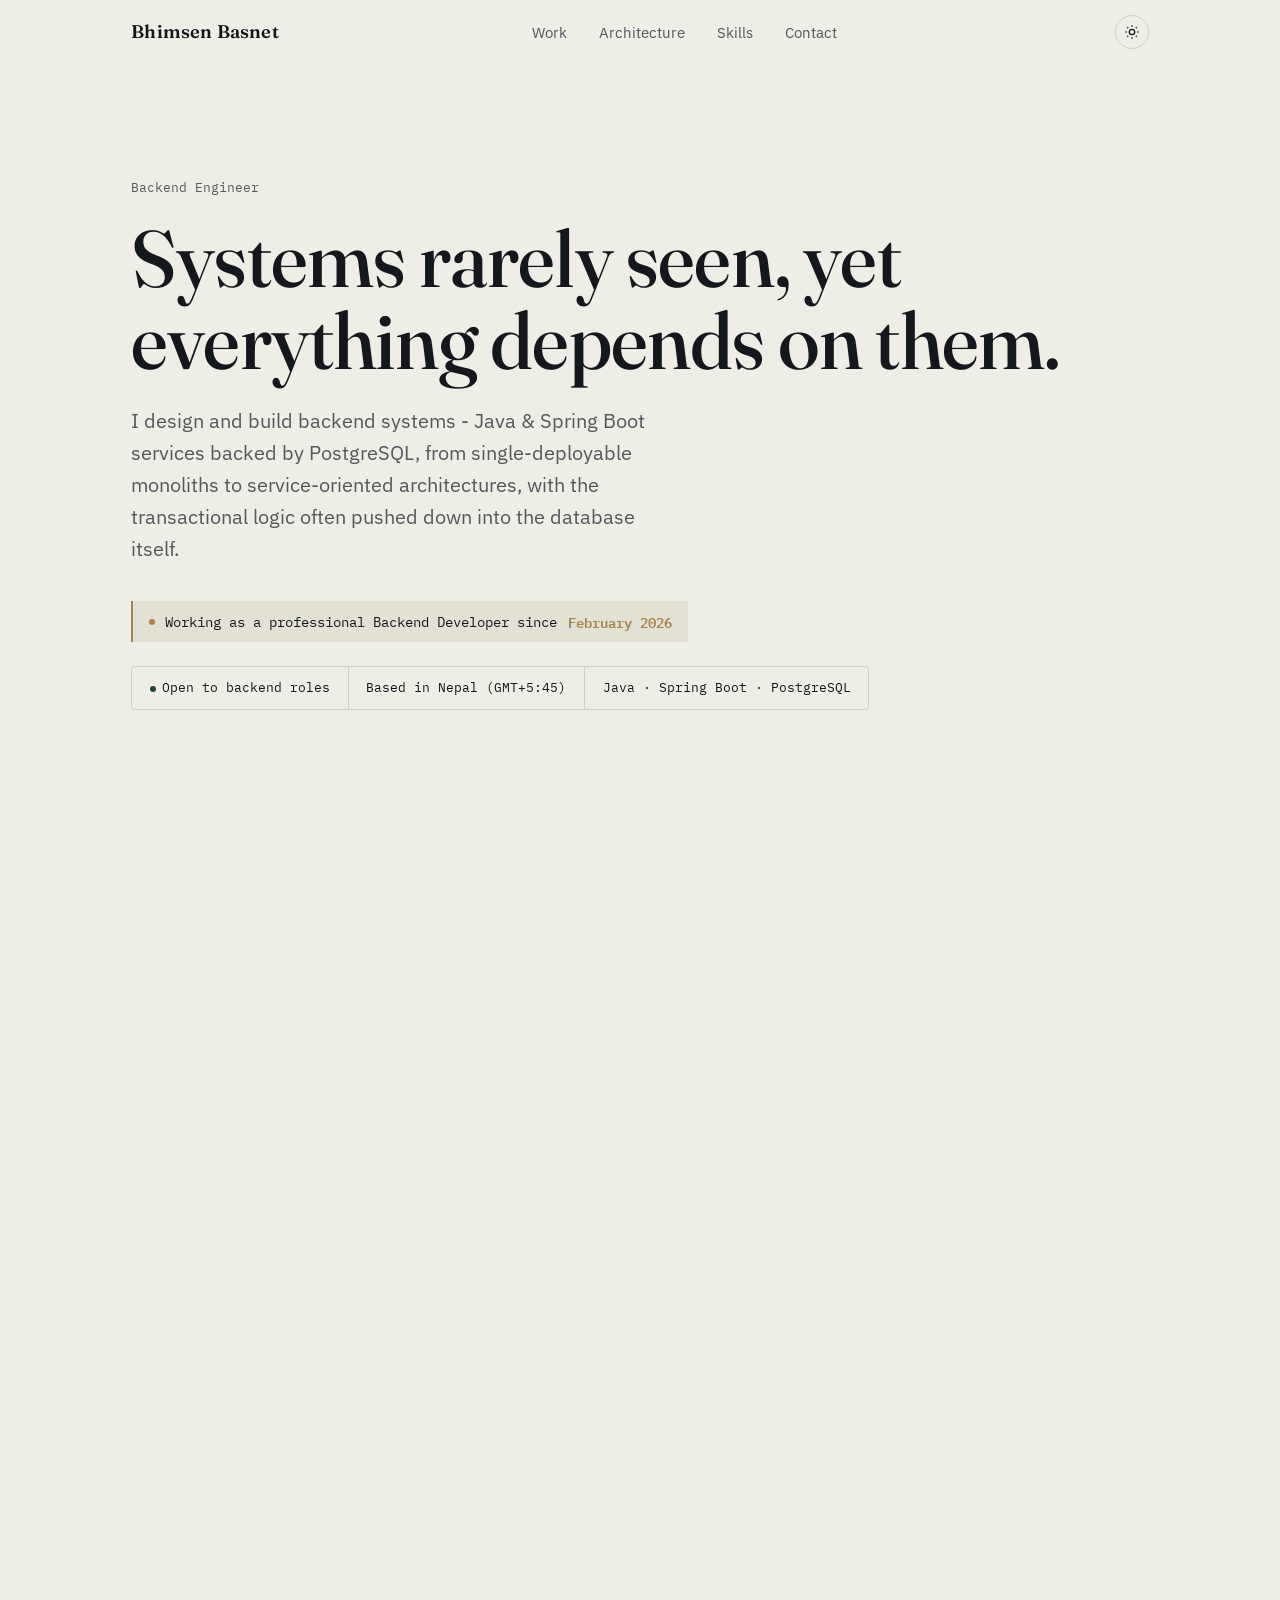
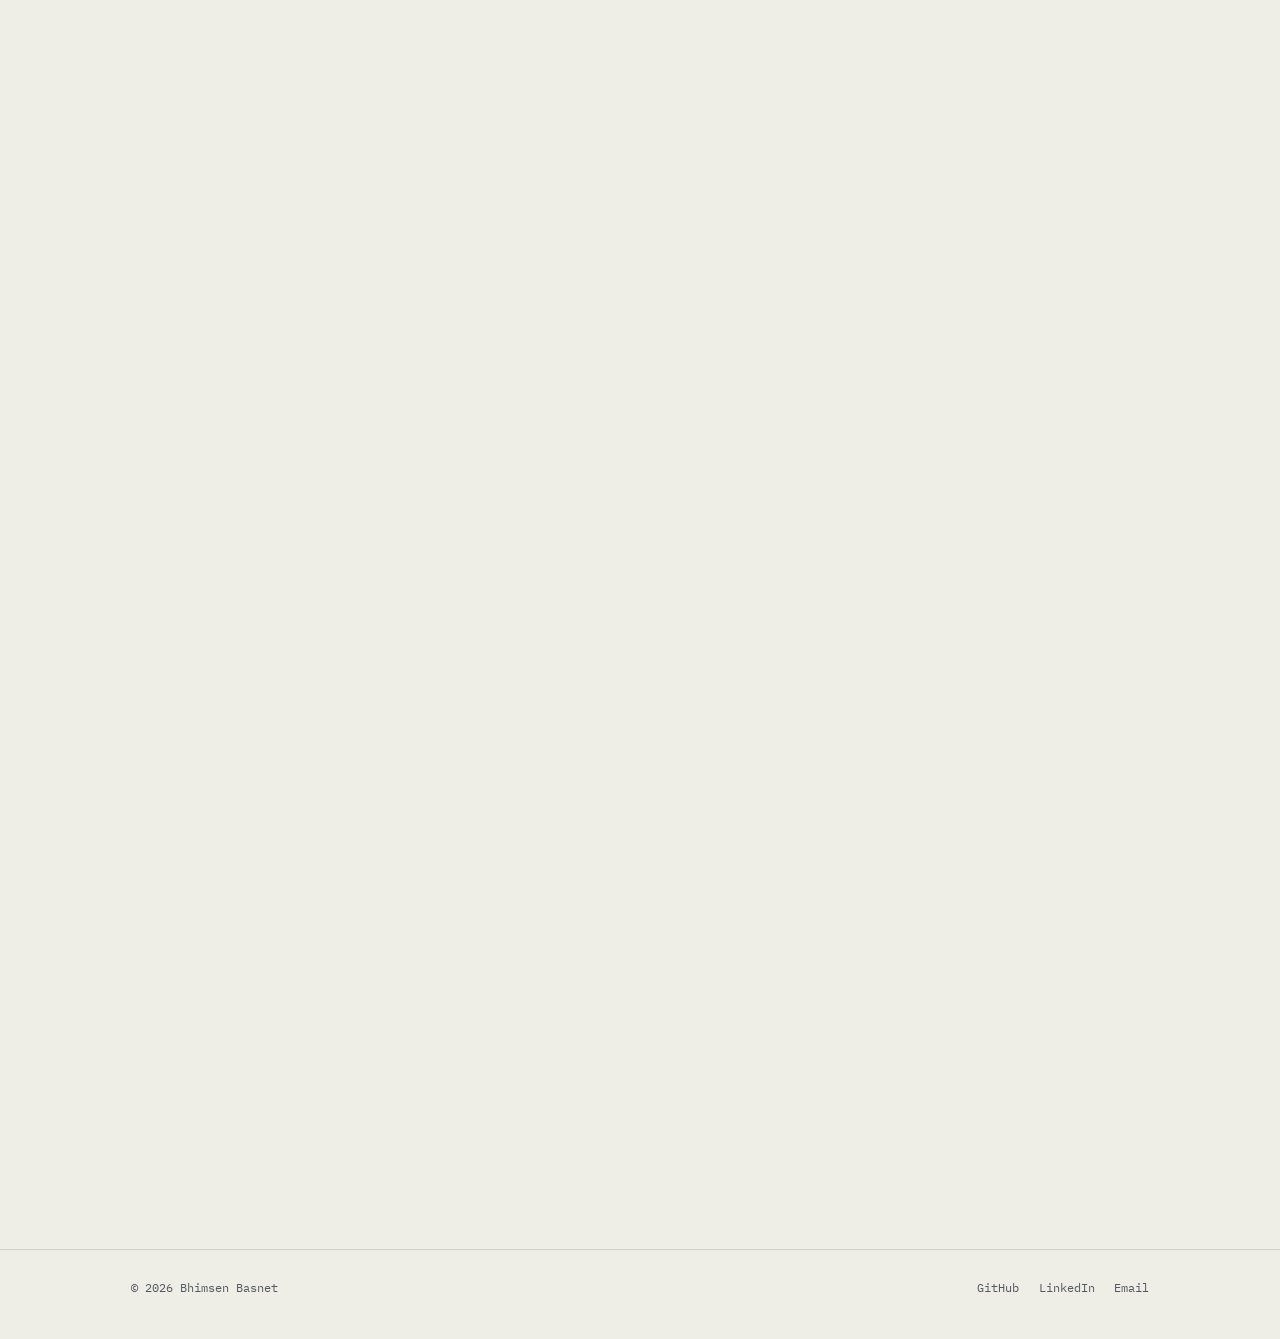
<file: index.html>
<!DOCTYPE html>
<html lang="en">
<head>
<meta charset="UTF-8">
<meta name="viewport" content="width=device-width, initial-scale=1.0">
<title>Bhimsen Basnet</title>

<link rel="icon" href="/assets/favicon.svg" type="image/svg+xml">

<script>
  (() => {
    const theme = localStorage.getItem('theme');
    const systemDark = window.matchMedia('(prefers-color-scheme: dark)').matches;

    if (theme === 'dark' || (!theme && systemDark)) {
      document.documentElement.classList.add('dark');
    }

    if (!window.matchMedia('(prefers-reduced-motion: reduce)').matches) {
      document.documentElement.classList.add('preload');
    }
  })();
</script>


<link rel="preconnect" href="https://fonts.googleapis.com">
<link rel="preconnect" href="https://fonts.gstatic.com" crossorigin>
<link href="https://fonts.googleapis.com/css2?family=Fraunces:opsz,wght@9..144,400;9..144,500;9..144,600&family=IBM+Plex+Sans:wght@400;500;600&family=IBM+Plex+Mono:wght@400;500&display=swap" rel="stylesheet">

<link rel="stylesheet" href="style.css">
</head>
<body>

<nav class="site-nav">
  <div class="wrap">
    <a href="#top" class="nav-mark">Bhimsen Basnet</a>
    <ul class="nav-links" id="navLinks">
      <li><a href="#work">Work</a></li>
      <li><a href="#architecture">Architecture</a></li>
      <li><a href="#skills">Skills</a></li>
      <li><a href="#contact">Contact</a></li>
    </ul>
    <div style="display:flex; align-items:center;">
      <button class="theme-toggle" id="themeToggle" aria-label="Toggle dark mode">
        <svg id="iconSun" viewBox="0 0 24 24" fill="none" stroke="currentColor" stroke-width="2"><circle cx="12" cy="12" r="4"/><path d="M12 2v2M12 20v2M4.9 4.9l1.4 1.4M17.7 17.7l1.4 1.4M2 12h2M20 12h2M4.9 19.1l1.4-1.4M17.7 6.3l1.4-1.4"/></svg>
        <svg id="iconMoon" viewBox="0 0 24 24" fill="none" stroke="currentColor" stroke-width="2"><path d="M21 12.8A9 9 0 1 1 11.2 3a7 7 0 0 0 9.8 9.8z"/></svg>
      </button>
      <button class="nav-toggle" id="navToggle" aria-label="Toggle menu" aria-expanded="false"><span></span></button>
    </div>
  </div>
</nav>

<main id="top">

  <!-- ============ HERO ============ -->
  <header class="hero">
    <div class="wrap">
      <p class="hero-kicker reveal d0">Backend Engineer</p>
      <h1 class="reveal d1">Systems rarely seen, yet everything depends on them.</h1>
      <p class="hero-lede reveal d2">I design and build backend systems - Java & Spring Boot services backed by PostgreSQL, from single-deployable monoliths to service-oriented architectures, with the transactional logic often pushed down into the database itself.</p>

      <p class="hero-experience reveal d3">
        <span class="exp-dot" aria-hidden="true"></span>
        Working as a professional Backend Developer since <time datetime="2026-02">February 2026</time>
      </p>

      <div class="status-row reveal d4">
        <div><span class="status-dot"></span>Open to backend roles</div>
        <div>Based in Nepal (GMT+5:45)</div>
        <div>Java · Spring Boot · PostgreSQL</div>
      </div>
    </div>
  </header>

  <!-- ============ ABOUT ============ -->
  <section id="about">
    <div class="wrap">
      <div class="section-head reveal">
        <span class="section-index">01</span>
        <h2>About</h2>
      </div>
      <div class="about-grid">
        <div class="about-copy reveal">
          <p>I am a backend developer working mainly in the Java / Spring Boot / PostgreSQL stack. Most of what I build sits behind the interface most people see - authentication and account security, payment verification flows, notification systems, and the data model that has to stay correct no matter how the application on top of it changes.</p>
          <p>I have worked across both ends of the architecture spectrum: tightly-scoped monolithic applications where a single deployable is the right call, and service-oriented systems where independent scaling and deployment matter more. I also spend a fair amount of time writing logic directly into PostgreSQL - stored procedures and transactional queries - when correctness or performance needs to live at the database layer rather than the application layer.</p>
        </div>
        <div class="fact-list reveal d1">
          <dl>
            <dt>Role</dt><dd>Backend Developer</dd>
            <dt>Stack</dt><dd>Java, Spring Boot, PostgreSQL</dd>
            <dt>Education</dt><dd>B.Sc (Hons) Information Technology</dd>
            <dt>Email</dt><dd><a href="mailto:bhimsen.basnet01@gmail.com">bhimsen.basnet01@gmail.com</a></dd>
            <dt>GitHub</dt><dd><a href="https://github.com/bhimsen01" target="_blank" rel="noopener noreferrer">github.com/bhimsen01</a></dd>
            <dt>LinkedIn</dt><dd><a href="https://linkedin.com/in/bhimsen-basnet-131744364" target="_blank" rel="noopener noreferrer">linkedin.com/in/bhimsen-basnet</a></dd>
          </dl>
        </div>
      </div>
    </div>
  </section>

  <!-- ============ ARCHITECTURE ============ -->
  <section id="architecture">
    <div class="wrap">
      <div class="section-head reveal">
        <span class="section-index">02</span>
        <h2>How I build</h2>
        <span class="section-note">three architectures</span>
      </div>
      <p class="lede reveal" style="margin-bottom:2.5rem;">The right architecture depends on the project, not on which one is more impressive. Here's what I reach for and why.</p>

      <div class="approach-switch reveal">

        <div class="approach-tabs" role="tablist" aria-label="Architecture approaches">
          <span class="approach-thumb" id="approachThumb" aria-hidden="true"></span>
          <button class="approach-tab" role="tab" id="tab-mono" aria-selected="true" aria-controls="pane-mono" type="button">Monolithic</button>
          <button class="approach-tab" role="tab" id="tab-micro" aria-selected="false" aria-controls="pane-micro" type="button" tabindex="-1">Microservices</button>
          <button class="approach-tab" role="tab" id="tab-proc" aria-selected="false" aria-controls="pane-proc" type="button" tabindex="-1">Stored procedures</button>
        </div>

        <div class="approach-panes">

          <!-- Monolith -->
          <div class="arch-panel is-active" id="pane-mono" role="tabpanel" aria-labelledby="tab-mono">
            <svg class="arch-diagram" viewBox="0 0 220 130" aria-hidden="true">
              <rect class="filled" x="30" y="10" width="160" height="110" rx="2"/>
              <rect x="46" y="26" width="128" height="22" rx="1"/>
              <text x="110" y="40" text-anchor="middle">controller</text>
              <rect x="46" y="56" width="128" height="22" rx="1"/>
              <text x="110" y="70" text-anchor="middle">service</text>
              <rect class="accent" x="46" y="86" width="128" height="22" rx="1"/>
              <text x="110" y="100" text-anchor="middle">repository</text>
            </svg>
            <span class="arch-tag">Single deployable</span>
            <h3>Monolithic systems</h3>
            <p>One codebase, one deployment, layered cleanly - controller down to repository. This is my default for internal tools and systems with a single team and a bounded domain: it's faster to build, easier to reason about, and there's nothing to orchestrate between services.</p>
          </div>

          <!-- Microservices -->
          <div class="arch-panel" id="pane-micro" role="tabpanel" aria-labelledby="tab-micro" hidden>
            <svg class="arch-diagram" viewBox="0 0 220 130" aria-hidden="true">
              <rect class="accent" x="88" y="8" width="44" height="20" rx="1"/>
              <text x="110" y="21" text-anchor="middle">gateway</text>
              <rect class="filled" x="20" y="70" width="52" height="40" rx="1"/>
              <text x="46" y="93" text-anchor="middle">users</text>
              <rect class="filled" x="84" y="70" width="52" height="40" rx="1"/>
              <text x="110" y="93" text-anchor="middle">orders</text>
              <rect class="filled" x="148" y="70" width="52" height="40" rx="1"/>
              <text x="174" y="93" text-anchor="middle">notifications</text>
              <path class="connector" d="M100 28 L46 70"/>
              <path class="connector" d="M110 28 L110 70"/>
              <path class="connector" d="M120 28 L174 70"/>
            </svg>
            <span class="arch-tag">Independent services</span>
            <h3>Microservices</h3>
            <p>Bounded services behind a gateway, each independently deployable and scalable. I use this when parts of a system genuinely need to scale or fail independently - a notification service under bursty load shouldn't affect order processing.</p>
          </div>

          <!-- Stored procedures -->
          <div class="arch-panel" id="pane-proc" role="tabpanel" aria-labelledby="tab-proc" hidden>
            <svg class="arch-diagram" viewBox="0 0 220 130" aria-hidden="true">
              <rect x="30" y="14" width="160" height="30" rx="1"/>
              <text x="110" y="32" text-anchor="middle">application layer</text>
              <path class="connector" d="M110 44 L110 60"/>
              <rect class="accent filled" x="50" y="60" width="120" height="56" rx="4"/>
              <text x="110" y="82" text-anchor="middle">PL/pgSQL</text>
              <text x="110" y="96" text-anchor="middle">procedure</text>
              <text x="110" y="110" text-anchor="middle">- transactional -</text>
            </svg>
            <span class="arch-tag">Database-level logic</span>
            <h3>Stored procedures</h3>
            <p>For paths where correctness under concurrency matters more than convenience, I push logic into PostgreSQL directly - procedures that run atomically inside a transaction rather than being coordinated from the application layer, cutting round-trips and race conditions.</p>
          </div>

        </div>
      </div>
    </div>
  </section>

  <!-- ============ WORK ============ -->
  <section id="work">
    <div class="wrap">
      <div class="section-head reveal">
        <span class="section-index">03</span>
        <h2>Selected work</h2>
      </div>

      <div class="work-list" id="workList">

        <div class="work-entry is-open reveal d0">
          <div class="work-head">
            <button class="work-toggle" type="button" aria-expanded="true" aria-controls="work-panel-1">
              <span class="work-meta">2026<br><span class="live-tag">Live</span></span>
              <h3>ESuchana - government eservice system, serving 4 municipalities</h3>
              <span class="work-arrow" aria-hidden="true"></span>
            </button>
            <a class="work-visit" href="https://eservice.butwalmun.gov.np/" target="_blank" rel="noopener noreferrer">Visit <span class="arrow">↗</span></a>
          </div>
          <div class="work-panel" id="work-panel-1">
            <div class="work-panel-inner">
              <p>Government e-service platform consolidating citizen, municipal, and ward-level services, including citizen charter and budget information, government forms, PSC vacancies and applications, complaint management, alerts, and institutional information. Architected stateless JWT authentication with refresh-token rotation, RBAC and PBAC authorization, and secure role-based access across multiple service modules. Developed core government-service workflows and notification systems to provide a unified and scalable digital platform for citizen services.</p>
              <ul class="stack-tags">
                <li>Spring Boot</li><li>PostgreSQL</li><li>Spring Security</li><li>WebSocket</li>
              </ul>
            </div>
          </div>
        </div>

        <div class="work-entry reveal d1">
          <div class="work-head">
            <button class="work-toggle" type="button" aria-expanded="false" aria-controls="work-panel-2">
              <span class="work-meta">2026<br><span class="live-tag">Live</span></span>
              <h3>Elevate - integrated LMS & HR system</h3>
              <span class="work-arrow" aria-hidden="true"></span>
            </button>
            <a class="work-visit" href="https://elevate-frontend-pearl.vercel.app/" target="_blank" rel="noopener noreferrer">Visit <span class="arrow">↗</span></a>
          </div>
          <div class="work-panel" id="work-panel-2">
            <div class="work-panel-inner">
              <p>Backend for a combined learning-management and HR platform, built on Spring Boot and PostgreSQL with a Next.js frontend.</p>
              <ul class="stack-tags">
                <li>Spring Boot</li><li>PostgreSQL</li><li>Next.js</li>
              </ul>
            </div>
          </div>
        </div>

        <div class="work-entry reveal d2">
          <div class="work-head">
            <button class="work-toggle" type="button" aria-expanded="false" aria-controls="work-panel-3">
              <span class="work-meta">2026<br><span class="live-tag">Live</span></span>
              <h3>MSP Hiring - hiring platform</h3>
              <span class="work-arrow" aria-hidden="true"></span>
            </button>
            <a class="work-visit" href="https://msp-hiring.mspsolution.com.np/" target="_blank" rel="noopener noreferrer">Visit <span class="arrow">↗</span></a>
          </div>
          <div class="work-panel" id="work-panel-3">
            <div class="work-panel-inner">
              <p>Backend for a hiring platform: job postings, applications, and candidate management.</p>
              <ul class="stack-tags">
                <li>Spring Boot</li><li>PostgreSQL</li>
              </ul>
            </div>
          </div>
        </div>

        <div class="work-entry reveal d3">
          <div class="work-head">
            <button class="work-toggle" type="button" aria-expanded="false" aria-controls="work-panel-4">
              <span class="work-meta">2025</span>
              <h3>DeadDrop - credit-based task platform</h3>
              <span class="work-arrow" aria-hidden="true"></span>
            </button>
            <a class="work-visit" href="https://github.com/bhimsen01/DeadDrop" target="_blank" rel="noopener noreferrer">Code <span class="arrow">↗</span></a>
          </div>
          <div class="work-panel" id="work-panel-4">
            <div class="work-panel-inner">
              <p>Task-management platform built directly on Core Java, JDBC and Servlet/JSP - no ORM, hand-written SQL and session handling.</p>
              <ul class="stack-tags">
                <li>Java</li><li>JDBC</li><li>Servlet</li><li>JSP</li>
              </ul>
            </div>
          </div>
        </div>

      </div>
    </div>
  </section>

  <!-- ============ SKILLS ============ -->
  <section id="skills">
    <div class="wrap">
      <div class="section-head reveal">
        <span class="section-index">04</span>
        <h2>Skills</h2>
      </div>

      <div class="skills-grid">
        <div class="skill-group reveal d0">
          <h4>Languages</h4>
          <ul class="tag-cloud">
            <li>Java</li><li>JavaScript</li><li>Python</li><li>C</li><li>C#</li><li>R</li>
          </ul>
        </div>
        <div class="skill-group reveal d1">
          <h4>Backend</h4>
          <ul class="tag-cloud">
            <li>Spring</li><li>Spring Boot</li><li>Spring Security</li><li>JDBC</li><li>Servlet / JSP</li><li>ASP.NET</li>
          </ul>
        </div>
        <div class="skill-group reveal d2">
          <h4>Database</h4>
          <ul class="tag-cloud">
            <li>PostgreSQL</li><li>PL/pgSQL & stored procedures</li><li>MySQL</li><li>MS SQL</li><li>MongoDB</li>
          </ul>
        </div>
        <div class="skill-group reveal d3">
          <h4>Frontend</h4>
          <ul class="tag-cloud">
            <li>Next.js</li><li>HTML</li><li>CSS</li>
          </ul>
        </div>
        <div class="skill-group reveal d4">
          <h4>Development & workflow</h4>
          <ul class="tag-cloud">
            <li>Git</li><li>GitHub</li><li>Docker</li><li>Postman</li>
          </ul>
        </div>
        <div class="skill-group reveal d5">
          <h4>Design & 3D</h4>
          <ul class="tag-cloud">
            <li>Figma</li><li>Blender</li>
          </ul>
        </div>
      </div>
    </div>
  </section>

  <!-- ============ CONTACT ============ -->
  <section id="contact" class="contact">
    <div class="wrap">
      <div class="contact-inner reveal">
        <div>
          <h2>Have an opportunity?</h2>
          <p>Open to backend roles and freelance work involving Java, Spring Boot and PostgreSQL systems.</p>
        </div>
        <div class="contact-actions">
          <a class="btn btn-primary" href="mailto:bhimsen.basnet01@gmail.com">Email me</a>
          <a class="btn btn-ghost" href="assets/Resume_BhimsenBasnet_Updated.pdf" target="_blank" rel="noopener noreferrer">Read my resume</a>
        </div>
      </div>
    </div>
  </section>

</main>

<footer>
  <div class="wrap footer-row">
    <span>© 2026 Bhimsen Basnet</span>
    <div class="footer-socials">
      <a href="https://github.com/bhimsen01" target="_blank" rel="noopener noreferrer">GitHub</a>
      <a href="https://linkedin.com/in/bhimsen-basnet-131744364" target="_blank" rel="noopener noreferrer">LinkedIn</a>
      <a href="mailto:bhimsen.basnet01@gmail.com">Email</a>
    </div>
  </div>
</footer>

<script src="script.js"></script>
</body>
</html>
</file>
<file: style.css>
@font-face {
  font-family: 'Fraunces';
  src: local('Fraunces');
}

:root {
  /* color */
  --ink: #14181C;
  --ink-soft: #2A3138;
  --stone: #EEEDE6;
  --stone-dim: #E3E1D6;
  --stone-line: rgba(20, 24, 28, 0.14);
  --brass: #A9824C;
  --brass-soft: #C9A876;
  --pine: #21433B;
  --pine-soft: #3C6459;

  --bg: var(--stone);
  --bg-panel: var(--stone-dim);
  --fg: var(--ink);
  --fg-muted: #52585D;
  --line: var(--stone-line);
  --accent: var(--brass);
  --accent-contrast: #FBFAF6;

  --font-display: 'Fraunces', 'Iowan Old Style', 'Palatino Linotype', Georgia, serif;
  --font-body: 'IBM Plex Sans', 'Segoe UI', system-ui, sans-serif;
  --font-mono: 'IBM Plex Mono', 'SFMono-Regular', Consolas, monospace;

  --measure: 66ch;
  --gutter: clamp(1.5rem, 4vw, 4rem);
  --section-gap: clamp(4rem, 10vw, 8rem);

  color-scheme: light;
}

html.dark {
  --bg: var(--ink);
  --bg-panel: #1B2126;
  --fg: var(--stone);
  --fg-muted: #9BA3A9;
  --line: rgba(238, 237, 230, 0.14);
  --accent: var(--brass-soft);
  --accent-contrast: #14181C;
  color-scheme: dark;
}

* { box-sizing: border-box; }

html {
  scroll-behavior: smooth;
}

html.preload body { opacity: 0; }
body {
  transition: opacity 0.6s ease;
}

@media (prefers-reduced-motion: reduce) {
  html { scroll-behavior: auto; }
  *, *::before, *::after {
    animation-duration: 0.01ms !important;
    animation-iteration-count: 1 !important;
    transition-duration: 0.01ms !important;
    transition-delay: 0s !important;
    scroll-behavior: auto !important;
  }
  body.js-anim .reveal {
    opacity: 1 !important;
    transform: none !important;
  }
  html.preload body { opacity: 1 !important; }
}

body {
  margin: 0;
  background: var(--bg);
  color: var(--fg);
  font-family: var(--font-body);
  font-size: 16px;
  line-height: 1.6;
  transition: background 0.3s ease, color 0.3s ease, opacity 0.6s ease;
  -webkit-font-smoothing: antialiased;
}

a {
  color: inherit;
}

button,
a {
  -webkit-tap-highlight-color: transparent;
}

img { max-width: 100%; display: block; }

:focus-visible {
  outline: 2px solid var(--accent);
  outline-offset: 3px;
}

::-webkit-scrollbar { width: 11px; height: 11px; }
::-webkit-scrollbar-track { background: var(--bg); }
::-webkit-scrollbar-thumb {
  background: var(--line);
  border: 3px solid var(--bg);
  border-radius: 99px;
}
::-webkit-scrollbar-thumb:hover { background: var(--fg-muted); }
::-webkit-scrollbar-button,
::-webkit-scrollbar-button:start:decrement,
::-webkit-scrollbar-button:end:increment,
::-webkit-scrollbar-button:vertical:start,
::-webkit-scrollbar-button:vertical:end,
::-webkit-scrollbar-button:horizontal:start,
::-webkit-scrollbar-button:horizontal:end {
  display: none !important;
  width: 0 !important;
  height: 0 !important;
}
::-webkit-scrollbar-corner { background: var(--bg); }
html { scrollbar-width: thin; scrollbar-color: var(--line) var(--bg); }

.wrap {
  max-width: 1120px;
  margin: 0 auto;
  padding-left: var(--gutter);
  padding-right: var(--gutter);
}

.site-nav {
  position: sticky;
  top: 0;
  z-index: 50;
  background: color-mix(in srgb, var(--bg) 88%, transparent);
  backdrop-filter: blur(10px);
  border-bottom: 1px solid transparent;
}

.site-nav .wrap {
  display: flex;
  align-items: center;
  justify-content: space-between;
  height: 64px;
}

.nav-mark {
  font-family: var(--font-display);
  font-size: 1.15rem;
  font-weight: 600;
  text-decoration: none;
  letter-spacing: 0.01em;
}

.nav-links {
  display: flex;
  align-items: center;
  gap: clamp(1rem, 2.5vw, 2rem);
  list-style: none;
  margin: 0;
  padding: 0;
}

.nav-links a {
  position: relative;
  text-decoration: none;
  font-size: 0.92rem;
  color: var(--fg-muted);
  padding: 0.35rem 0;
  transition: color 0.2s ease;
}

.nav-links a::after {
  content: '';
  position: absolute;
  left: 0;
  right: 0;
  bottom: 0;
  height: 1px;
  background: var(--accent);
  transform: scaleX(0);
  transform-origin: right;
  transition: transform 0.35s cubic-bezier(0.16, 1, 0.3, 1);
}

.nav-links a:hover,
.nav-links a:focus-visible {
  color: var(--fg);
}

.nav-links a:hover::after,
.nav-links a:focus-visible::after {
  transform: scaleX(1);
  transform-origin: left;
}

.theme-toggle,
.nav-toggle {
  position: relative;
  background: none;
  border: 1px solid var(--line);
  border-radius: 999px;
  width: 34px;
  height: 34px;
  display: grid;
  place-items: center;
  cursor: pointer;
  color: var(--fg);
  transition: border-color 0.2s ease;
}

.theme-toggle { margin-left: clamp(0.75rem, 2vw, 1.5rem); }
.nav-toggle { display: none; margin-left: 0.6rem; }

.theme-toggle:hover,
.nav-toggle:hover { border-color: var(--accent); }

.theme-toggle svg { width: 16px; height: 16px; }

.nav-toggle span,
.nav-toggle span::before,
.nav-toggle span::after {
  display: block;
  width: 15px;
  height: 1.4px;
  background: var(--fg);
  position: relative;
  transition: transform 0.3s cubic-bezier(0.16, 1, 0.3, 1), opacity 0.2s ease;
}
.nav-toggle span::before,
.nav-toggle span::after {
  content: '';
  position: absolute;
  left: 0;
}
.nav-toggle span::before { top: -5px; }
.nav-toggle span::after { top: 5px; }

.nav-toggle[aria-expanded="true"] span { background: transparent; }
.nav-toggle[aria-expanded="true"] span::before {
  background: var(--fg);
  transform: translateY(5px) rotate(45deg);
}
.nav-toggle[aria-expanded="true"] span::after {
  background: var(--fg);
  transform: translateY(-5px) rotate(-45deg);
}

.hero {
  padding-top: clamp(3.5rem, 10vw, 7rem);
  padding-bottom: clamp(3rem, 8vw, 5rem);
}

.hero-kicker {
  font-family: var(--font-mono);
  font-size: 0.82rem;
  color: var(--fg-muted);
  margin: 0 0 1.25rem;
}

.hero h1 {
  font-family: var(--font-display);
  font-weight: 500;
  font-size: clamp(2.6rem, 6.5vw, 5rem);
  line-height: 1.02;
  letter-spacing: -0.01em;
  margin: 0 0 1.5rem;
  max-width: 21ch;
}

.hero-lede {
  font-size: clamp(1.05rem, 1.6vw, 1.25rem);
  color: var(--fg-muted);
  max-width: 44ch;
  margin: 0 0 2.25rem;
}

.hero-experience {
  display: inline-flex;
  align-items: center;
  gap: 0.65rem;
  font-family: var(--font-mono);
  font-size: 0.86rem;
  color: var(--fg);
  border-left: 2px solid var(--accent);
  background: var(--bg-panel);
  padding: 0.6rem 1rem;
  margin: 0 0 1.5rem;
}

.hero-experience time {
  color: var(--accent);
  font-weight: 600;
  font-style: normal;
}

.exp-dot {
  display: inline-block;
  width: 6px;
  height: 6px;
  border-radius: 50%;
  background: var(--accent);
  flex: none;
}

.status-row {
  display: flex;
  flex-wrap: wrap;
  gap: 0;
  border: 1px solid var(--line);
  border-radius: 4px;
  overflow: hidden;
  width: fit-content;
  font-family: var(--font-mono);
  font-size: 0.82rem;
}

.status-row div {
  padding: 0.65rem 1.1rem;
  border-right: 1px solid var(--line);
  white-space: nowrap;
  transition: background-color 0.2s ease;
}
.status-row div:last-child { border-right: none; }
.status-row div:hover { background: var(--bg-panel); }

.status-dot {
  display: inline-block;
  width: 6px;
  height: 6px;
  border-radius: 50%;
  background: var(--pine);
  margin-right: 0.5em;
}
html.dark .status-dot { background: #5FAF97; }

.live-tag { color: var(--pine); font-weight: 500; }
html.dark .live-tag { color: #5FAF97; }

section {
  padding-top: var(--section-gap);
}

.section-head {
  display: flex;
  align-items: baseline;
  gap: 1rem;
  border-bottom: 1px solid var(--line);
  padding-bottom: 0.9rem;
  margin-bottom: 2.5rem;
}

.section-index {
  font-family: var(--font-mono);
  font-size: 0.82rem;
  color: var(--accent);
}

.section-head h2 {
  font-family: var(--font-display);
  font-weight: 500;
  font-size: clamp(1.5rem, 3vw, 2.1rem);
  margin: 0;
}

.section-note {
  margin-left: auto;
  font-family: var(--font-mono);
  font-size: 0.78rem;
  color: var(--fg-muted);
  align-self: flex-end;
}

.lede {
  max-width: var(--measure);
  color: var(--fg-muted);
  font-size: 1.02rem;
}

.about-grid {
  display: grid;
  grid-template-columns: 1.3fr 1fr;
  gap: clamp(2rem, 5vw, 4rem);
  align-items: start;
}

.about-copy p {
  max-width: var(--measure);
  margin: 0 0 1.1rem;
}

.fact-list {
  border-top: 1px solid var(--line);
  font-family: var(--font-mono);
  font-size: 0.85rem;
}

.fact-list dl {
  display: grid;
  grid-template-columns: auto 1fr;
  gap: 0.7rem 1.5rem;
  margin: 0;
  padding: 1.1rem 0;
  border-bottom: 1px solid var(--line);
}

.fact-list dt { color: var(--fg-muted); }
.fact-list dd { margin: 0; }

.fact-list a {
  position: relative;
  text-decoration: none;
  padding-bottom: 1px;
}
.fact-list a::after {
  content: '';
  position: absolute;
  left: 0;
  right: 0;
  bottom: 0;
  height: 1px;
  background: var(--accent);
  transform: scaleX(0);
  transform-origin: right;
  transition: transform 0.35s cubic-bezier(0.16, 1, 0.3, 1);
}
.fact-list a:hover { color: var(--accent); }
.fact-list a:hover::after { transform: scaleX(1); transform-origin: left; }

.approach-switch { display: block; }

.approach-tabs {
  position: relative;
  display: inline-flex;
  width: fit-content;
  border: 1px solid var(--line);
  border-radius: 4px;
  overflow: hidden;
  margin-bottom: 2rem;
}

.approach-thumb {
  position: absolute;
  top: 0;
  left: 0;
  height: 100%;
  background: var(--fg);
  transition: transform 0.4s cubic-bezier(0.16, 1, 0.3, 1), width 0.4s cubic-bezier(0.16, 1, 0.3, 1);
  will-change: transform, width;
}

.approach-tab {
  position: relative;
  z-index: 1;
  background: none;
  border: none;
  padding: 0.65rem 1.2rem;
  font-family: var(--font-body);
  font-size: 0.88rem;
  color: var(--fg-muted);
  cursor: pointer;
  white-space: nowrap;
  transition: color 0.3s ease;
}

.approach-tab:hover { color: var(--fg); }
.approach-tab[aria-selected="true"] { color: var(--bg); }

.approach-panes {
  border: 1px solid var(--line);
  background: var(--bg);
}

.approach-panes .arch-panel { max-width: 640px; }
.approach-panes .arch-diagram { max-width: 420px; }

.arch-panel {
  background: var(--bg);
  padding: 2rem clamp(1.25rem, 2vw, 1.75rem);
}

.arch-panel h3 {
  font-family: var(--font-display);
  font-weight: 500;
  font-size: 1.2rem;
  margin: 1.25rem 0 0.6rem;
}

.arch-panel p {
  color: var(--fg-muted);
  font-size: 0.95rem;
  margin: 0 0 1rem;
}

.arch-tag {
  font-family: var(--font-mono);
  font-size: 0.72rem;
  color: var(--accent);
  letter-spacing: 0.02em;
}

.arch-diagram {
  width: 100%;
  height: auto;
  display: block;
}

.arch-diagram rect {
  fill: none;
  stroke: var(--fg);
  stroke-opacity: 0.55;
}

.arch-diagram .filled {
  fill: var(--fg);
  fill-opacity: 0.06;
  stroke-opacity: 0.55;
}

.arch-diagram .accent {
  stroke: var(--accent);
  stroke-opacity: 1;
}

.arch-diagram line, .arch-diagram path.connector {
  stroke: var(--fg);
  stroke-opacity: 0.4;
  fill: none;
}

.arch-diagram text {
  font-family: var(--font-mono);
  fill: var(--fg-muted);
  font-size: 6px;
}

.work-list { border-top: 1px solid var(--line); }

.work-entry { border-bottom: 1px solid var(--line); }

.work-head {
  display: flex;
  align-items: stretch;
}

.work-toggle {
  flex: 1;
  min-width: 0;
  display: grid;
  grid-template-columns: 9rem 1fr auto;
  gap: 1.75rem;
  align-items: center;
  padding: 2rem 0;
  background: none;
  border: none;
  font: inherit;
  color: inherit;
  text-align: left;
  cursor: pointer;
  transition: background-color 0.2s ease;
}

.work-toggle:hover { background: var(--bg-panel); }

.work-visit {
  position: relative;
  flex: none;
  display: inline-flex;
  align-items: center;
  gap: 0.4rem;
  align-self: center;
  margin-left: 1.5rem;
  padding-bottom: 2px;
  font-size: 0.85rem;
  text-decoration: none;
  white-space: nowrap;
}
.work-visit::after {
  content: '';
  position: absolute;
  left: 0;
  right: 0;
  bottom: 0;
  height: 1px;
  background: currentColor;
  transform: scaleX(0);
  transform-origin: right;
  transition: transform 0.35s cubic-bezier(0.16, 1, 0.3, 1);
}
.work-visit:hover { color: var(--accent); }
.work-visit:hover::after { transform: scaleX(1); transform-origin: left; }
.work-visit .arrow {
  display: inline-block;
  transition: transform 0.3s cubic-bezier(0.16, 1, 0.3, 1);
}
.work-visit:hover .arrow { transform: translate(3px, -3px); }

.work-toggle .work-meta {
  font-family: var(--font-mono);
  font-size: 0.78rem;
  color: var(--fg-muted);
  padding-top: 0.35rem;
}

.work-toggle h3 {
  font-family: var(--font-display);
  font-weight: 500;
  font-size: 1.35rem;
  margin: 0;
  transition: color 0.2s ease;
}

.work-toggle:hover h3,
.work-entry.is-open .work-toggle h3 { color: var(--accent); }

.work-arrow {
  width: 8px;
  height: 8px;
  margin: 0.65rem 0.4rem 0 auto;
  border-right: 1.5px solid var(--fg-muted);
  border-bottom: 1.5px solid var(--fg-muted);
  transform: rotate(45deg);
  transition: transform 0.4s cubic-bezier(0.16, 1, 0.3, 1), border-color 0.2s ease;
}
.work-toggle:hover .work-arrow { border-color: var(--fg); }
.work-entry.is-open .work-arrow { transform: rotate(-135deg); border-color: var(--accent); }

.work-panel {
  display: grid;
  grid-template-rows: 0fr;
  transition: grid-template-rows 0.5s cubic-bezier(0.16, 1, 0.3, 1);
}
.work-entry.is-open .work-panel { grid-template-rows: 1fr; }

.work-panel-inner {
  overflow: hidden;
  padding: 0 0 0 calc(9rem + 1.75rem);
}
.work-entry.is-open .work-panel-inner { padding-bottom: 2rem; }

.work-panel-inner p {
  margin: 0 0 0.9rem;
  color: var(--fg-muted);
  max-width: 56ch;
}

.stack-tags {
  display: flex;
  flex-wrap: wrap;
  gap: 0.4rem 0.6rem;
  list-style: none;
  margin: 0;
  padding: 0;
}

.stack-tags li {
  font-family: var(--font-mono);
  font-size: 0.72rem;
  color: var(--fg);
  border: 1px solid var(--line);
  border-radius: 3px;
  padding: 0.2rem 0.5rem;
}

.skills-grid {
  display: grid;
  grid-template-columns: repeat(2, 1fr);
  gap: 2.25rem 3rem;
}

.skill-group {
  border-top: 1px solid var(--line);
  padding-top: 1rem;
}

.skill-group h4 {
  font-family: var(--font-mono);
  font-size: 0.78rem;
  color: var(--fg-muted);
  font-weight: 400;
  margin: 0 0 0.9rem;
}

.tag-cloud {
  display: flex;
  flex-wrap: wrap;
  gap: 0.5rem 0.6rem;
  list-style: none;
  margin: 0;
  padding: 0;
}

.tag-cloud li {
  font-size: 0.9rem;
  padding: 0.35rem 0.75rem;
  border: 1px solid var(--line);
  border-radius: 3px;
}

.contact {
  padding-bottom: var(--section-gap);
}

.contact-inner {
  border: 1px solid var(--line);
  padding: clamp(2rem, 5vw, 3.5rem);
  display: grid;
  grid-template-columns: 1.3fr 1fr;
  gap: 2rem;
  align-items: center;
}

.contact h2 {
  font-family: var(--font-display);
  font-weight: 500;
  font-size: clamp(1.7rem, 3.5vw, 2.4rem);
  margin: 0 0 0.75rem;
  max-width: 14ch;
}

.contact p {
  color: var(--fg-muted);
  max-width: 42ch;
  margin: 0;
}

.contact-actions {
  display: flex;
  flex-direction: column;
  gap: 0.75rem;
  align-items: flex-start;
}

.btn {
  display: inline-flex;
  align-items: center;
  gap: 0.5rem;
  font-family: var(--font-body);
  font-size: 0.95rem;
  text-decoration: none;
  padding: 0.75rem 1.4rem;
  border: 1px solid var(--fg);
  border-radius: 3px;
  transition: background 0.2s ease, color 0.2s ease, border-color 0.2s ease;
}

.btn-primary {
  background: var(--fg);
  color: var(--bg);
}
.btn-primary:hover {
  background: var(--accent);
  border-color: var(--accent);
  color: var(--accent-contrast);
}

.btn-ghost {
  border-color: var(--line);
  color: var(--fg);
}
.btn-ghost:hover { border-color: var(--accent); color: var(--accent); }

footer {
  border-top: 1px solid var(--line);
  padding: 1.75rem 0 2.5rem;
}

.footer-row {
  display: flex;
  justify-content: space-between;
  align-items: center;
  flex-wrap: wrap;
  gap: 1rem;
  font-family: var(--font-mono);
  font-size: 0.78rem;
  color: var(--fg-muted);
}

.footer-row a {
  position: relative;
  text-decoration: none;
  padding-bottom: 1px;
}
.footer-row a::after {
  content: '';
  position: absolute;
  left: 0;
  right: 0;
  bottom: 0;
  height: 1px;
  background: var(--accent);
  transform: scaleX(0);
  transform-origin: right;
  transition: transform 0.35s cubic-bezier(0.16, 1, 0.3, 1);
}
.footer-row a:hover { color: var(--accent); }
.footer-row a:hover::after { transform: scaleX(1); transform-origin: left; }

.footer-socials {
  display: flex;
  gap: 1.2rem;
}

.reveal { opacity: 1; transform: none; }

body.js-anim .reveal {
  opacity: 0;
  transform: translateY(16px) scale(0.985);
  transition: opacity 0.7s cubic-bezier(0.16, 1, 0.3, 1),
              transform 0.7s cubic-bezier(0.16, 1, 0.3, 1);
  transition-delay: var(--reveal-delay, 0s);
  will-change: opacity, transform;
}

body.js-anim .reveal.is-visible {
  opacity: 1;
  transform: translateY(0) scale(1);
}

.d0 { --reveal-delay: 0s; }
.d1 { --reveal-delay: 0.09s; }
.d2 { --reveal-delay: 0.18s; }
.d3 { --reveal-delay: 0.27s; }
.d4 { --reveal-delay: 0.36s; }
.d5 { --reveal-delay: 0.45s; }
.d5 { --reveal-delay: 0.54s; }

.site-nav {
  transition: background-color 0.4s ease, border-color 0.4s ease;
}

.site-nav.is-scrolled {
  background: color-mix(in srgb, var(--bg) 94%, transparent);
  border-bottom-color: var(--line);
}


.theme-toggle svg {
  position: absolute;
  top: 50%;
  left: 50%;
  transform: translate(-50%, -50%) rotate(0deg);
  transition: opacity 0.45s ease, transform 0.45s ease;
  opacity: 1;
}

.theme-toggle #iconMoon {
  opacity: 0;
  transform: translate(-50%, -50%) rotate(-70deg);
}

.theme-toggle.is-dark #iconSun {
  opacity: 0;
  transform: translate(-50%, -50%) rotate(70deg);
}

.theme-toggle.is-dark #iconMoon {
  opacity: 1;
  transform: translate(-50%, -50%) rotate(0deg);
}

.status-dot, .exp-dot {
  animation: dot-breathe 2.8s ease-in-out infinite;
}

@keyframes dot-breathe {
  0%, 100% { opacity: 1; transform: scale(1); }
  50% { opacity: 0.45; transform: scale(0.85); }
}

.arch-diagram path.connector {
  transition: stroke-dashoffset 1s cubic-bezier(0.16, 1, 0.3, 1);
}

.btn {
  transition: background 0.2s ease, color 0.2s ease, border-color 0.2s ease, transform 0.15s ease;
}
.btn:active { transform: scale(0.96); }

.tag-cloud li,
.stack-tags li {
  transition: transform 0.2s ease, border-color 0.2s ease, color 0.2s ease;
}
.tag-cloud li:hover,
.stack-tags li:hover {
  transform: translateY(-2px);
  border-color: var(--accent);
}

.nav-mark { transition: opacity 0.2s ease; }
.nav-mark:hover { opacity: 0.7; }

@media (max-width: 860px) {
  .about-grid { grid-template-columns: 1fr; }
  .skills-grid { grid-template-columns: 1fr; }
  .hero-experience { flex-wrap: wrap; row-gap: 0.3rem; }

  .status-row {
    flex-direction: column;
    width: 100%;
    border-radius: 6px;
  }
  .status-row div {
    border-right: none;
    border-bottom: 1px solid var(--line);
    white-space: normal;
  }
  .status-row div:last-child { border-bottom: none; }

  .work-head { flex-direction: column; align-items: stretch; }
  .work-toggle { grid-template-columns: 1fr auto; grid-template-areas: "meta arrow" "title title"; row-gap: 0.5rem; padding-bottom: 1rem; }
  .work-toggle .work-meta { grid-area: meta; padding-top: 0; }
  .work-toggle h3 { grid-area: title; }
  .work-arrow { grid-area: arrow; margin-top: 0.2rem; }
  .work-visit { margin: 0 0 1.25rem; align-self: flex-start; }
  .work-panel-inner { padding-left: 0; }
  .contact-inner { grid-template-columns: 1fr; text-align: left; }
  .contact-actions { align-items: flex-start; }
}

@media (max-width: 700px) {
  .nav-links { display: none; }
  .nav-toggle { display: grid; }
  .nav-links.is-open {
    display: flex;
    flex-direction: column;
    align-items: flex-start;
    position: absolute;
    top: 64px;
    left: 0;
    right: 0;
    z-index: 60;
    isolation: isolate;
    transform: translateZ(0);
    background: var(--bg);
    backdrop-filter: blur(10px);
    border-bottom: 1px solid var(--line);
    padding: 1rem var(--gutter) 1.5rem;
    gap: 1rem;
  }
  .approach-tabs { display: flex; width: 100%; }
  .approach-tab { flex: 1; text-align: center; }
}
</file>
